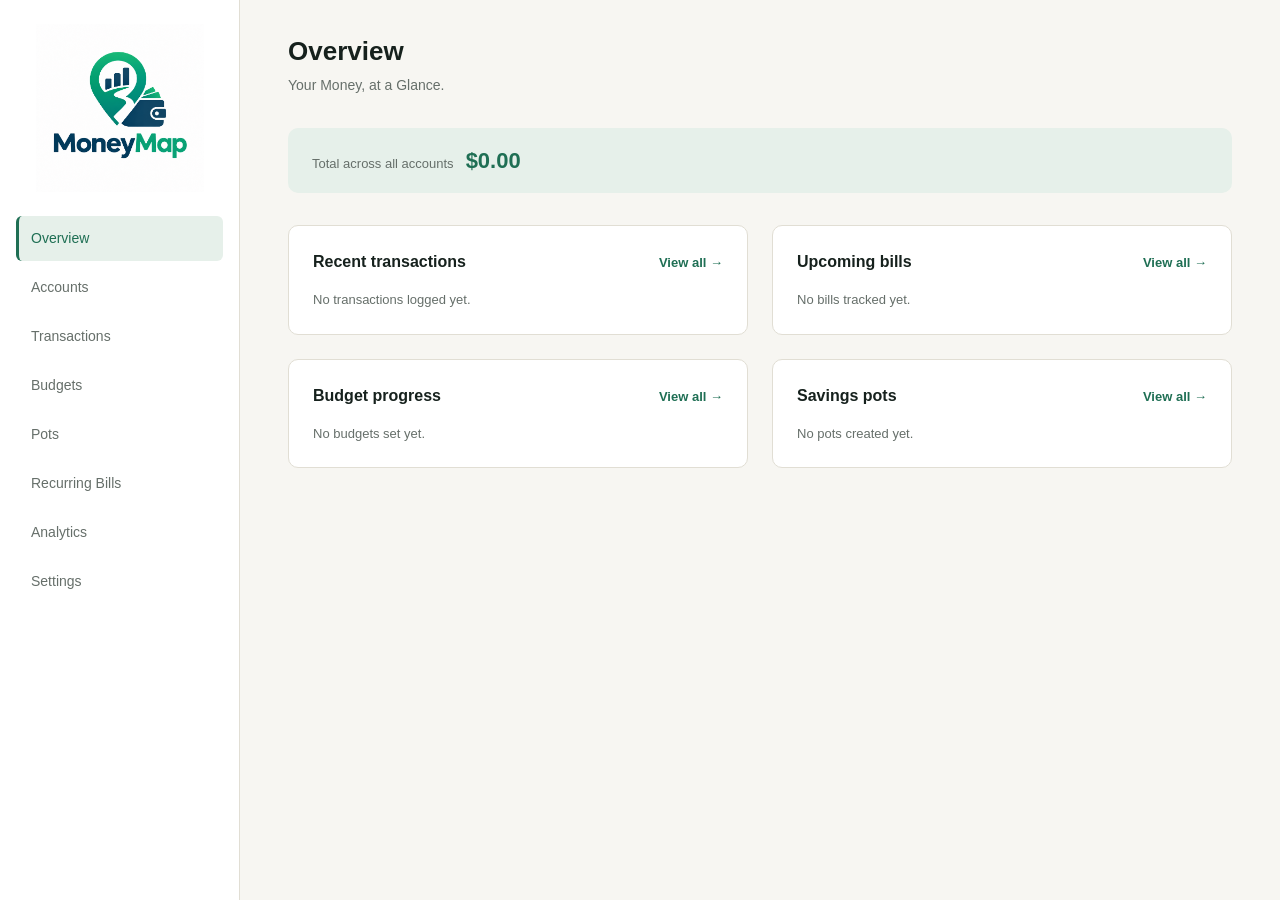
<file: index.html>
<!DOCTYPE html>
<html lang="en">
<head>
  <meta charset="UTF-8" />
  <meta http-equiv="refresh" content="0; url=overview.html" />
  <title>MoneyMap</title>
  <link rel="icon" href="assets/images/MoneyMap_logo.png" />
</head>
<body>
  <p>Redirecting to <a href="overview.html">MoneyMap</a>&hellip;</p>
</body>
</html>
</file>
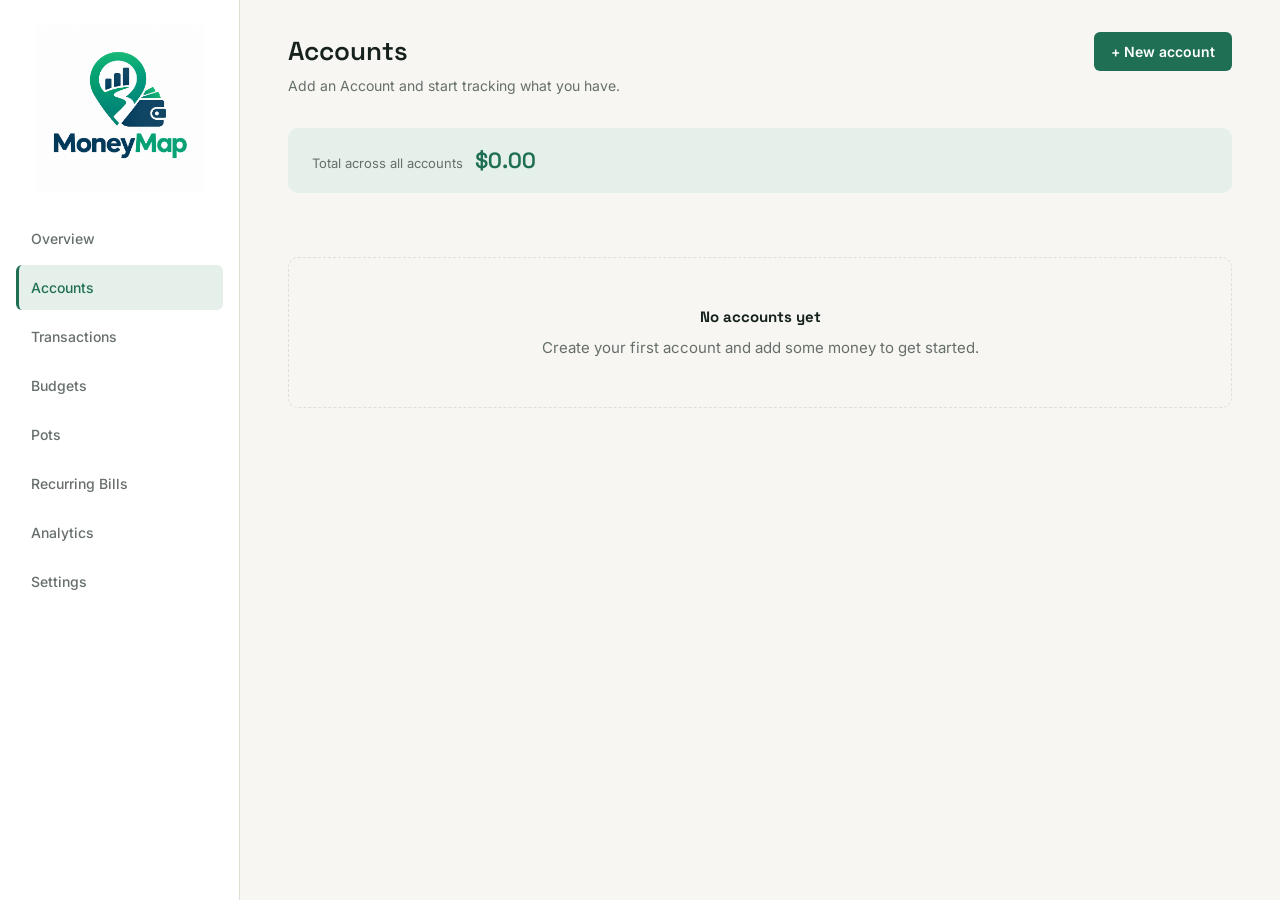
<file: accounts.html>
<!DOCTYPE html>
<html lang="en">
<head>
  <meta charset="UTF-8" />
  <meta name="viewport" content="width=device-width, initial-scale=1.0" />
  <title>Accounts — MoneyMap</title>
  <link rel="icon" href="assets/images/MoneyMap_logo.png" />
  <link rel="stylesheet" href="css/base.css" />
  <link rel="stylesheet" href="css/layout.css" />
  <link rel="stylesheet" href="css/components.css" />
  <link rel="stylesheet" href="css/pages/accounts.css" />
</head>
<body>
  <div class="app-shell">

    <nav class="sidebar">
      <div class="sidebar__brand"><img src="assets/images/MoneyMap_logo.png" alt="MoneyMap logo" /></div>
      <ul class="sidebar__nav">
        <li><a class="sidebar__link" href="overview.html">Overview</a></li>
        <li><a class="sidebar__link" href="accounts.html">Accounts</a></li>
        <li><a class="sidebar__link" href="transactions.html">Transactions</a></li>
        <li><a class="sidebar__link" href="budgets.html">Budgets</a></li>
        <li><a class="sidebar__link" href="pots.html">Pots</a></li>
        <li><a class="sidebar__link" href="bills.html">Recurring Bills</a></li>
        <li><a class="sidebar__link" href="analytics.html">Analytics</a></li>
        <li><a class="sidebar__link" href="settings.html">Settings</a></li>
      </ul>
    </nav>

    <main class="main">
      <div class="page-header">
        <div>
          <h1>Accounts</h1>
          <p class="page-header__sub">Add an Account and start tracking what you have.</p>
        </div>
        <button class="btn btn--primary" id="open-create-account">+ New account</button>
      </div>

      <div class="summary-strip">
        <span class="summary-strip__label">Total across all accounts</span>
        <span class="summary-strip__value num" id="total-balance">$0.00</span>
      </div>

      <div class="account-grid" id="account-grid">
        <!-- Account cards are rendered here by js/pages/accounts.js -->
      </div>

      <div class="empty-state" id="empty-state" hidden>
        <strong>No accounts yet</strong>
        Create your first account and add some money to get started.
      </div>
    </main>
  </div>

  <!-- Create account modal -->
  <div class="modal-overlay" id="create-modal" hidden>
    <div class="modal">
      <h2>New account</h2>
      <form id="create-account-form" novalidate>
        <div class="field" id="field-name">
          <label for="acc-name">Account name</label>
          <input type="text" id="acc-name" placeholder="e.g. Main Account" autocomplete="off" />
          <span class="field__error">Give this account a name.</span>
        </div>

        <div class="field" id="field-type">
          <label for="acc-type">Type</label>
          <select id="acc-type">
            <option value="bank">Bank</option>
            <option value="cash">Cash</option>
            <option value="savings">Savings</option>
            <option value="credit">Credit</option>
          </select>
        </div>

        <div class="field" id="field-balance">
          <label for="acc-balance">Starting balance</label>
          <div class="field__prefix-wrap">
            <span>$</span>
            <input type="number" id="acc-balance" placeholder="0.00" min="0" step="0.01" />
          </div>
          <span class="field__error">Enter an amount of 0 or more.</span>
        </div>

        <div class="modal__actions">
          <button type="button" class="btn btn--ghost" id="cancel-create">Cancel</button>
          <button type="submit" class="btn btn--primary">Create account</button>
        </div>
      </form>
    </div>
  </div>

  <!-- Add money modal -->
  <div class="modal-overlay" id="add-money-modal" hidden>
    <div class="modal">
      <h2>Add money to <span id="add-money-account-name"></span></h2>
      <form id="add-money-form" novalidate>
        <div class="field" id="field-amount">
          <label for="add-amount">Amount to add</label>
          <div class="field__prefix-wrap">
            <span>$</span>
            <input type="number" id="add-amount" placeholder="0.00" min="0.01" step="0.01" />
          </div>
          <span class="field__error">Enter an amount greater than 0.</span>
        </div>
        <div class="modal__actions">
          <button type="button" class="btn btn--ghost" id="cancel-add-money">Cancel</button>
          <button type="submit" class="btn btn--primary">Add money</button>
        </div>
      </form>
    </div>
  </div>

  <script src="js/data/storage.js"></script>
  <script src="js/data/accounts.js"></script>
  <script src="js/utils/formatCurrency.js"></script>
  <script src="js/utils/validators.js"></script>
  <script src="js/pages/accounts.js"></script>
  <script src="js/main.js"></script>
</body>
</html>
</file>
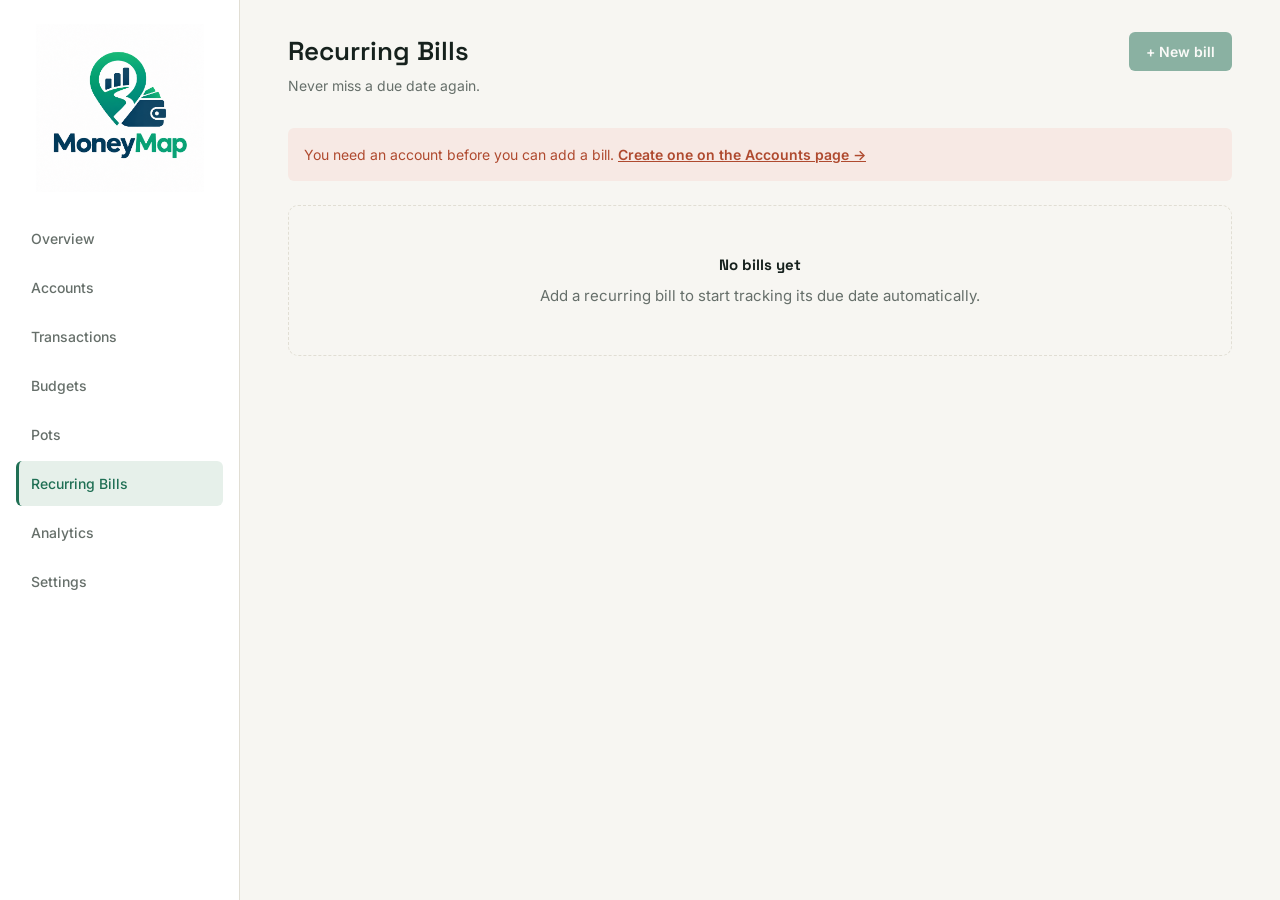
<file: bills.html>
<!DOCTYPE html>
<html lang="en">
<head>
  <meta charset="UTF-8" />
  <link rel="icon" href="assets/images/MoneyMap_logo.png" />
  <meta name="viewport" content="width=device-width, initial-scale=1.0" />
  <title>Recurring Bills — MoneyMap</title>
  <link rel="stylesheet" href="css/base.css" />
  <link rel="stylesheet" href="css/layout.css" />
  <link rel="stylesheet" href="css/components.css" />
  <link rel="stylesheet" href="css/pages/bills.css" />
</head>
<body>
  <div class="app-shell">

    <nav class="sidebar">
      <div class="sidebar__brand"><img src="assets/images/MoneyMap_logo.png" alt="MoneyMap logo" /></div>
      <ul class="sidebar__nav">
        <li><a class="sidebar__link" href="overview.html">Overview</a></li>
        <li><a class="sidebar__link" href="accounts.html">Accounts</a></li>
        <li><a class="sidebar__link" href="transactions.html">Transactions</a></li>
        <li><a class="sidebar__link" href="budgets.html">Budgets</a></li>
        <li><a class="sidebar__link" href="pots.html">Pots</a></li>
        <li><a class="sidebar__link" href="bills.html">Recurring Bills</a></li>
        <li><a class="sidebar__link" href="analytics.html">Analytics</a></li>
        <li><a class="sidebar__link" href="settings.html">Settings</a></li>
      </ul>
    </nav>

    <main class="main">
      <div class="page-header">
        <div>
          <h1>Recurring Bills</h1>
          <p class="page-header__sub">Never miss a due date again.</p>
        </div>
        <button class="btn btn--primary" id="open-create-bill">+ New bill</button>
      </div>

      <div class="no-accounts-notice" id="no-accounts-notice" hidden>
        You need an account before you can add a bill.
        <a href="accounts.html">Create one on the Accounts page →</a>
      </div>

      <div class="bill-list" id="bill-list"></div>

      <div class="empty-state" id="empty-state" hidden>
        <strong>No bills yet</strong>
        Add a recurring bill to start tracking its due date automatically.
      </div>
    </main>
  </div>

  <!-- Create / edit bill modal -->
  <div class="modal-overlay" id="bill-modal" hidden>
    <div class="modal">
      <h2 id="bill-modal-title">New bill</h2>
      <form id="bill-form" novalidate>
        <input type="hidden" id="bill-id" />

        <div class="field" id="field-bill-name">
          <label for="bill-name">Bill name</label>
          <input type="text" id="bill-name" placeholder="e.g. Rent" autocomplete="off" />
          <span class="field__error">Give this bill a name.</span>
        </div>

        <div class="field" id="field-bill-amount">
          <label for="bill-amount">Amount</label>
          <div class="field__prefix-wrap">
            <span>$</span>
            <input type="number" id="bill-amount" placeholder="0.00" min="0.01" step="0.01" />
          </div>
          <span class="field__error">Enter an amount greater than 0.</span>
        </div>

        <div class="field" id="field-bill-day">
          <label for="bill-day">Due day of month</label>
          <input type="number" id="bill-day" placeholder="e.g. 1" min="1" max="31" step="1" />
          <span class="field__error">Enter a day between 1 and 31.</span>
        </div>

        <div class="field" id="field-bill-category">
          <label for="bill-category">Category</label>
          <select id="bill-category"></select>
        </div>

        <div class="field" id="field-bill-account">
          <label for="bill-account">Paid from</label>
          <select id="bill-account"></select>
        </div>

        <div class="modal__actions">
          <button type="button" class="btn btn--ghost" id="cancel-bill">Cancel</button>
          <button type="submit" class="btn btn--primary" id="save-bill">Create bill</button>
        </div>
      </form>
    </div>
  </div>

  <script src="js/data/storage.js"></script>
  <script src="js/data/categories.js"></script>
  <script src="js/data/accounts.js"></script>
  <script src="js/data/transactions.js"></script>
  <script src="js/data/bills.js"></script>
  <script src="js/utils/formatCurrency.js"></script>
  <script src="js/utils/validators.js"></script>
  <script src="js/pages/bills.js"></script>
  <script src="js/main.js"></script>
</body>
</html>
</file>
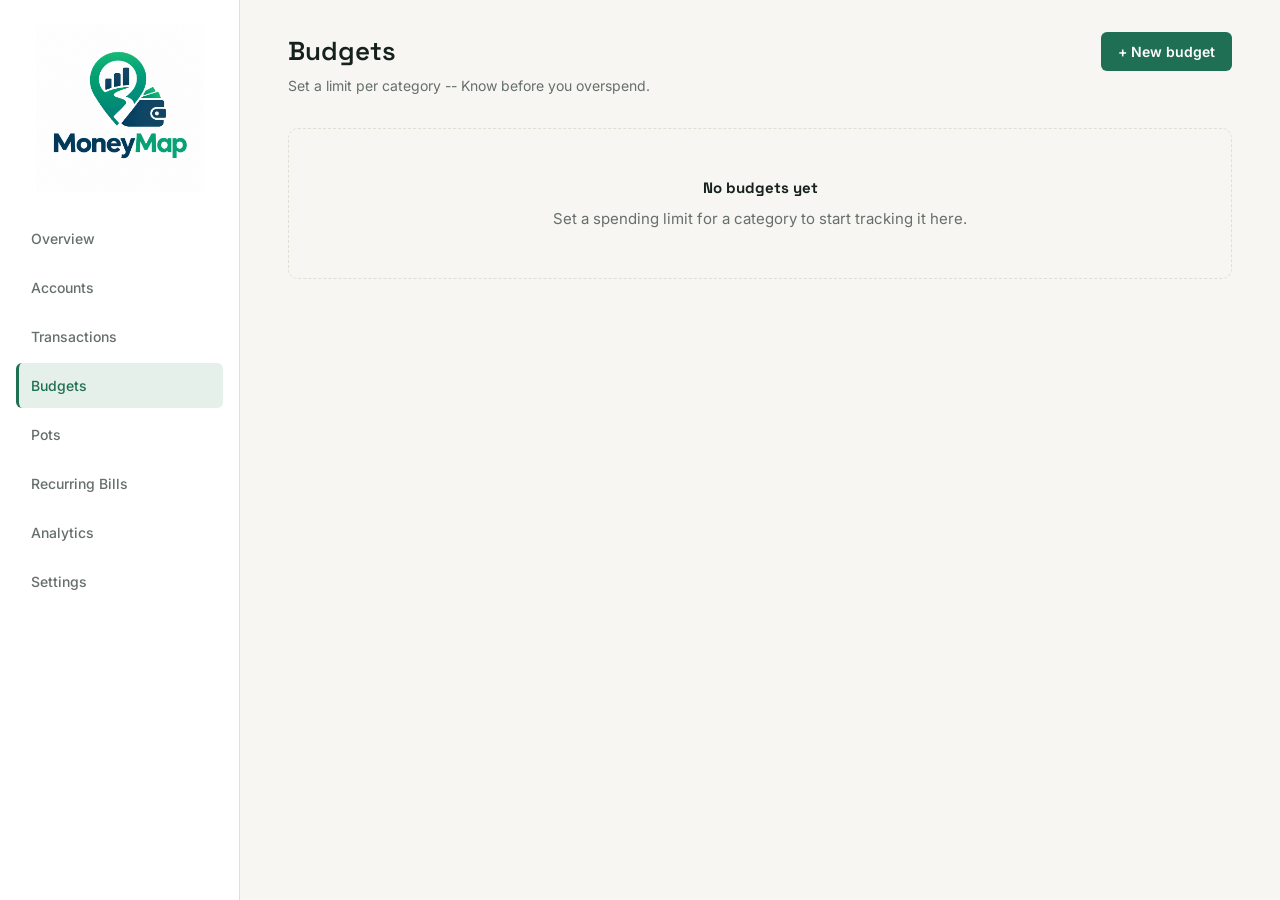
<file: budgets.html>
<!DOCTYPE html>
<html lang="en">
<head>
  <meta charset="UTF-8" />
  <link rel="icon" href="assets/images/MoneyMap_logo.png" />
  <meta name="viewport" content="width=device-width, initial-scale=1.0" />
  <title>Budgets — MoneyMap</title>
  <link rel="stylesheet" href="css/base.css" />
  <link rel="stylesheet" href="css/layout.css" />
  <link rel="stylesheet" href="css/components.css" />
  <link rel="stylesheet" href="css/pages/budgets.css" />
</head>
<body>
  <div class="app-shell">

    <nav class="sidebar">
      <div class="sidebar__brand"><img src="assets/images/MoneyMap_logo.png" alt="MoneyMap logo" /></div>
      <ul class="sidebar__nav">
        <li><a class="sidebar__link" href="overview.html">Overview</a></li>
        <li><a class="sidebar__link" href="accounts.html">Accounts</a></li>
        <li><a class="sidebar__link" href="transactions.html">Transactions</a></li>
        <li><a class="sidebar__link" href="budgets.html">Budgets</a></li>
        <li><a class="sidebar__link" href="pots.html">Pots</a></li>
        <li><a class="sidebar__link" href="bills.html">Recurring Bills</a></li>
        <li><a class="sidebar__link" href="analytics.html">Analytics</a></li>
        <li><a class="sidebar__link" href="settings.html">Settings</a></li>
      </ul>
    </nav>

    <main class="main">
      <div class="page-header">
        <div>
          <h1>Budgets</h1>
          <p class="page-header__sub">Set a limit per category -- Know before you overspend.</p>
        </div>
        <button class="btn btn--primary" id="open-create-budget">+ New budget</button>
      </div>

      <div class="budget-grid" id="budget-grid"></div>

      <div class="empty-state" id="empty-state" hidden>
        <strong>No budgets yet</strong>
        Set a spending limit for a category to start tracking it here.
      </div>
    </main>
  </div>

  <!-- Create / edit budget modal -->
  <div class="modal-overlay" id="budget-modal" hidden>
    <div class="modal">
      <h2 id="budget-modal-title">New budget</h2>
      <form id="budget-form" novalidate>
        <input type="hidden" id="budget-id" />

        <div class="field" id="field-budget-category">
          <label for="budget-category">Category</label>
          <select id="budget-category"></select>
        </div>

        <div class="field" id="field-budget-limit">
          <label for="budget-limit">Monthly limit</label>
          <div class="field__prefix-wrap">
            <span>$</span>
            <input type="number" id="budget-limit" placeholder="0.00" min="0.01" step="0.01" />
          </div>
          <span class="field__error">Enter an amount greater than 0.</span>
        </div>

        <div class="modal__actions">
          <button type="button" class="btn btn--ghost" id="cancel-budget">Cancel</button>
          <button type="submit" class="btn btn--primary" id="save-budget">Create budget</button>
        </div>
      </form>
    </div>
  </div>

  <script src="js/data/storage.js"></script>
  <script src="js/data/categories.js"></script>
  <script src="js/data/accounts.js"></script>
  <script src="js/data/transactions.js"></script>
  <script src="js/data/budgets.js"></script>
  <script src="js/utils/formatCurrency.js"></script>
  <script src="js/utils/validators.js"></script>
  <script src="js/pages/budgets.js"></script>
  <script src="js/main.js"></script>
</body>
</html>
</file>
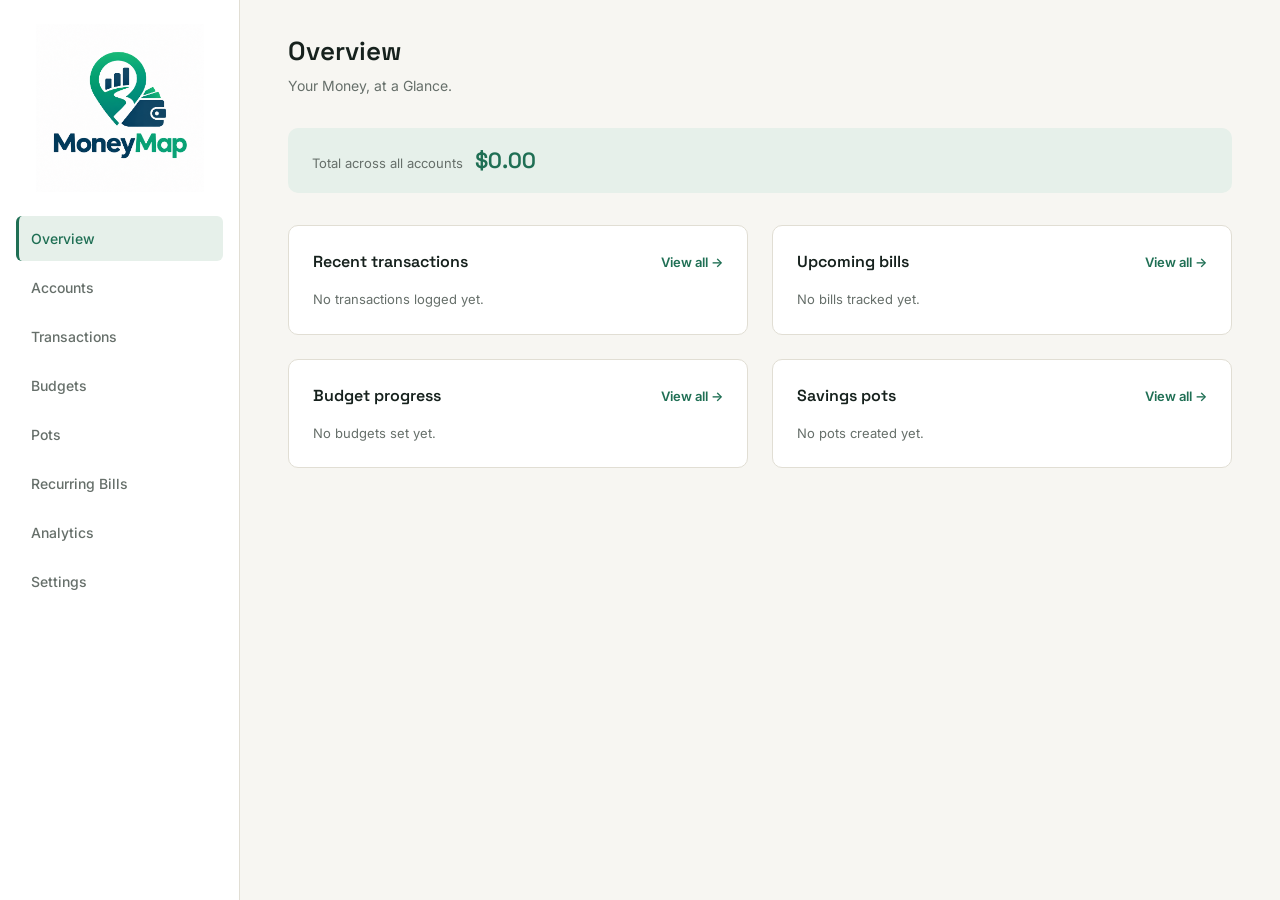
<file: overview.html>
<!DOCTYPE html>
<html lang="en">
<head>
  <meta charset="UTF-8" />
  <link rel="icon" href="assets/images/MoneyMap_logo.png" />
  <meta name="viewport" content="width=device-width, initial-scale=1.0" />
  <title>Overview — MoneyMap</title>
  <link rel="stylesheet" href="css/base.css" />
  <link rel="stylesheet" href="css/layout.css" />
  <link rel="stylesheet" href="css/components.css" />
  <link rel="stylesheet" href="css/pages/overview.css" />
</head>
<body>
  <div class="app-shell">

    <nav class="sidebar">
      <div class="sidebar__brand"><img src="assets/images/MoneyMap_logo.png" alt="MoneyMap logo" /></div>
      <ul class="sidebar__nav">
        <li><a class="sidebar__link" href="overview.html">Overview</a></li>
        <li><a class="sidebar__link" href="accounts.html">Accounts</a></li>
        <li><a class="sidebar__link" href="transactions.html">Transactions</a></li>
        <li><a class="sidebar__link" href="budgets.html">Budgets</a></li>
        <li><a class="sidebar__link" href="pots.html">Pots</a></li>
        <li><a class="sidebar__link" href="bills.html">Recurring Bills</a></li>
        <li><a class="sidebar__link" href="analytics.html">Analytics</a></li>
        <li><a class="sidebar__link" href="settings.html">Settings</a></li>
      </ul>
    </nav>

    <main class="main">
      <div class="page-header">
        <div>
          <h1>Overview</h1>
          <p class="page-header__sub">Your Money, at a Glance.</p>
        </div>
      </div>

      <div class="summary-strip">
        <span class="summary-strip__label">Total across all accounts</span>
        <span class="summary-strip__value num" id="total-balance">$0.00</span>
      </div>

      <div class="overview-grid">

        <section class="panel overview-panel">
          <div class="overview-panel__head">
            <h2>Recent transactions</h2>
            <a href="transactions.html">View all →</a>
          </div>
          <ul class="mini-list" id="recent-transactions"></ul>
          <p class="overview-panel__empty" id="txn-empty" hidden>No transactions logged yet.</p>
        </section>

        <section class="panel overview-panel">
          <div class="overview-panel__head">
            <h2>Upcoming bills</h2>
            <a href="bills.html">View all →</a>
          </div>
          <ul class="mini-list" id="upcoming-bills"></ul>
          <p class="overview-panel__empty" id="bills-empty" hidden>No bills tracked yet.</p>
        </section>

        <section class="panel overview-panel">
          <div class="overview-panel__head">
            <h2>Budget progress</h2>
            <a href="budgets.html">View all →</a>
          </div>
          <div class="mini-progress-list" id="budget-progress"></div>
          <p class="overview-panel__empty" id="budgets-empty" hidden>No budgets set yet.</p>
        </section>

        <section class="panel overview-panel">
          <div class="overview-panel__head">
            <h2>Savings pots</h2>
            <a href="pots.html">View all →</a>
          </div>
          <div class="mini-progress-list" id="pots-progress"></div>
          <p class="overview-panel__empty" id="pots-empty" hidden>No pots created yet.</p>
        </section>

      </div>
    </main>
  </div>

  <script src="js/data/storage.js"></script>
  <script src="js/data/categories.js"></script>
  <script src="js/data/accounts.js"></script>
  <script src="js/data/transactions.js"></script>
  <script src="js/data/budgets.js"></script>
  <script src="js/data/pots.js"></script>
  <script src="js/data/bills.js"></script>
  <script src="js/utils/formatCurrency.js"></script>
  <script src="js/pages/overview.js"></script>
  <script src="js/main.js"></script>
</body>
</html>
</file>
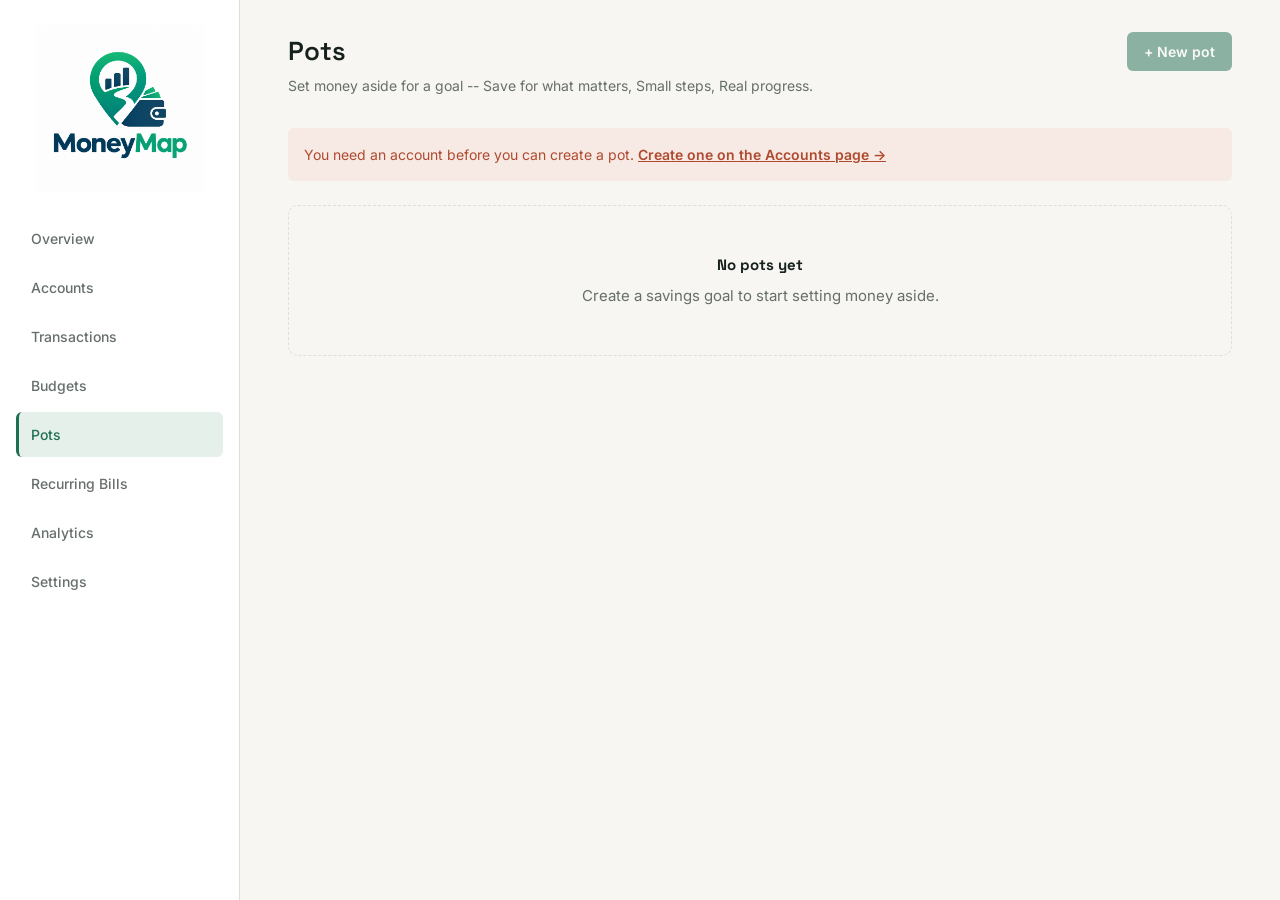
<file: pots.html>
<!DOCTYPE html>
<html lang="en">
<head>
  <meta charset="UTF-8" />
  <link rel="icon" href="assets/images/MoneyMap_logo.png" />
  <meta name="viewport" content="width=device-width, initial-scale=1.0" />
  <title>Pots — MoneyMap</title>
  <link rel="stylesheet" href="css/base.css" />
  <link rel="stylesheet" href="css/layout.css" />
  <link rel="stylesheet" href="css/components.css" />
  <link rel="stylesheet" href="css/pages/pots.css" />
</head>
<body>
  <div class="app-shell">

    <nav class="sidebar">
      <div class="sidebar__brand"><img src="assets/images/MoneyMap_logo.png" alt="MoneyMap logo" /></div>
      <ul class="sidebar__nav">
        <li><a class="sidebar__link" href="overview.html">Overview</a></li>
        <li><a class="sidebar__link" href="accounts.html">Accounts</a></li>
        <li><a class="sidebar__link" href="transactions.html">Transactions</a></li>
        <li><a class="sidebar__link" href="budgets.html">Budgets</a></li>
        <li><a class="sidebar__link" href="pots.html">Pots</a></li>
        <li><a class="sidebar__link" href="bills.html">Recurring Bills</a></li>
        <li><a class="sidebar__link" href="analytics.html">Analytics</a></li>
        <li><a class="sidebar__link" href="settings.html">Settings</a></li>
      </ul>
    </nav>

    <main class="main">
      <div class="page-header">
        <div>
          <h1>Pots</h1>
          <p class="page-header__sub">Set money aside for a goal -- Save for what matters, Small steps, Real progress.</p>
        </div>
        <button class="btn btn--primary" id="open-create-pot">+ New pot</button>
      </div>

      <div class="no-accounts-notice" id="no-accounts-notice" hidden>
        You need an account before you can create a pot.
        <a href="accounts.html">Create one on the Accounts page →</a>
      </div>

      <div class="pot-grid" id="pot-grid"></div>

      <div class="empty-state" id="empty-state" hidden>
        <strong>No pots yet</strong>
        Create a savings goal to start setting money aside.
      </div>
    </main>
  </div>

  <!-- Create pot modal -->
  <div class="modal-overlay" id="create-pot-modal" hidden>
    <div class="modal">
      <h2>New pot</h2>
      <form id="create-pot-form" novalidate>
        <div class="field" id="field-pot-name">
          <label for="pot-name">Goal name</label>
          <input type="text" id="pot-name" placeholder="e.g. Vacation" autocomplete="off" />
          <span class="field__error">Give this pot a name.</span>
        </div>

        <div class="field" id="field-pot-goal">
          <label for="pot-goal">Target amount</label>
          <div class="field__prefix-wrap">
            <span>$</span>
            <input type="number" id="pot-goal" placeholder="0.00" min="0.01" step="0.01" />
          </div>
          <span class="field__error">Enter an amount greater than 0.</span>
        </div>

        <div class="field" id="field-pot-account">
          <label for="pot-account">Money comes from</label>
          <select id="pot-account"></select>
        </div>

        <div class="modal__actions">
          <button type="button" class="btn btn--ghost" id="cancel-create-pot">Cancel</button>
          <button type="submit" class="btn btn--primary">Create pot</button>
        </div>
      </form>
    </div>
  </div>

  <!-- Add / withdraw money modal -->
  <div class="modal-overlay" id="pot-funds-modal" hidden>
    <div class="modal">
      <h2 id="pot-funds-title">Add money</h2>
      <form id="pot-funds-form" novalidate>
        <div class="field" id="field-pot-funds-amount">
          <label for="pot-funds-amount">Amount</label>
          <div class="field__prefix-wrap">
            <span>$</span>
            <input type="number" id="pot-funds-amount" placeholder="0.00" min="0.01" step="0.01" />
          </div>
          <span class="field__error">Enter a valid amount.</span>
        </div>
        <div class="modal__actions">
          <button type="button" class="btn btn--ghost" id="cancel-pot-funds">Cancel</button>
          <button type="submit" class="btn btn--primary" id="save-pot-funds">Add</button>
        </div>
      </form>
    </div>
  </div>

  <!-- Spend from pot modal -->
  <div class="modal-overlay" id="spend-pot-modal" hidden>
    <div class="modal">
      <h2>Spend from <span id="spend-pot-name"></span></h2>
      <form id="spend-pot-form" novalidate>
        <div class="field" id="field-spend-name">
          <label for="spend-name">What was it for?</label>
          <input type="text" id="spend-name" placeholder="e.g. Ice cream" autocomplete="off" />
          <span class="field__error">Give this a name.</span>
        </div>

        <div class="field" id="field-spend-category">
          <label for="spend-category">Category</label>
          <select id="spend-category"></select>
        </div>

        <div class="field" id="field-spend-amount">
          <label for="spend-amount">Amount</label>
          <div class="field__prefix-wrap">
            <span>$</span>
            <input type="number" id="spend-amount" placeholder="0.00" min="0.01" step="0.01" />
          </div>
          <span class="field__error">Enter a valid amount.</span>
        </div>

        <p class="pot-spend-balance" id="spend-available"></p>

        <div class="modal__actions">
          <button type="button" class="btn btn--ghost" id="cancel-spend-pot">Cancel</button>
          <button type="submit" class="btn btn--primary">Spend</button>
        </div>
      </form>
    </div>
  </div>

  <script src="js/data/storage.js"></script>
  <script src="js/data/categories.js"></script>
  <script src="js/data/accounts.js"></script>
  <script src="js/data/pots.js"></script>
  <script src="js/utils/formatCurrency.js"></script>
  <script src="js/utils/validators.js"></script>
  <script src="js/pages/pots.js"></script>
  <script src="js/main.js"></script>
</body>
</html>
</file>
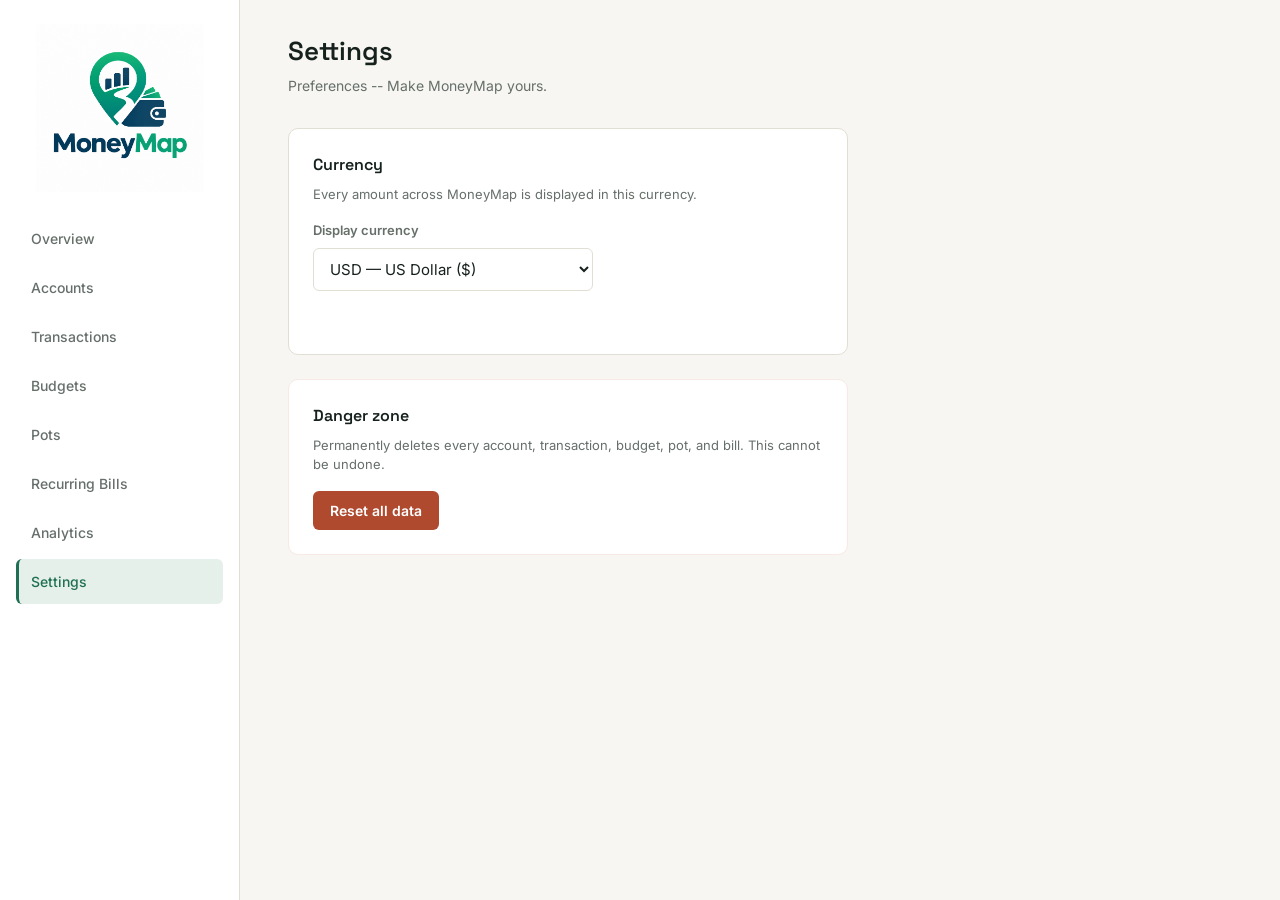
<file: settings.html>
<!DOCTYPE html>
<html lang="en">
<head>
  <meta charset="UTF-8" />
  <link rel="icon" href="assets/images/MoneyMap_logo.png" />
  <meta name="viewport" content="width=device-width, initial-scale=1.0" />
  <title>Settings — MoneyMap</title>
  <link rel="stylesheet" href="css/base.css" />
  <link rel="stylesheet" href="css/layout.css" />
  <link rel="stylesheet" href="css/components.css" />
  <link rel="stylesheet" href="css/pages/settings.css" />
</head>
<body>
  <div class="app-shell">

    <nav class="sidebar">
      <div class="sidebar__brand"><img src="assets/images/MoneyMap_logo.png" alt="MoneyMap logo" /></div>
      <ul class="sidebar__nav">
        <li><a class="sidebar__link" href="overview.html">Overview</a></li>
        <li><a class="sidebar__link" href="accounts.html">Accounts</a></li>
        <li><a class="sidebar__link" href="transactions.html">Transactions</a></li>
        <li><a class="sidebar__link" href="budgets.html">Budgets</a></li>
        <li><a class="sidebar__link" href="pots.html">Pots</a></li>
        <li><a class="sidebar__link" href="bills.html">Recurring Bills</a></li>
        <li><a class="sidebar__link" href="analytics.html">Analytics</a></li>
        <li><a class="sidebar__link" href="settings.html">Settings</a></li>
      </ul>
    </nav>

    <main class="main">
      <div class="page-header">
        <div>
          <h1>Settings</h1>
          <p class="page-header__sub">Preferences -- Make MoneyMap yours.</p>
        </div>
      </div>

      <section class="panel settings-panel">
        <h2>Currency</h2>
        <p class="settings-panel__desc">Every amount across MoneyMap is displayed in this currency.</p>
        <div class="field" style="max-width:280px;">
          <label for="currency-select">Display currency</label>
          <select id="currency-select">
            <option value="USD">USD — US Dollar ($)</option>
            <option value="EUR">EUR — Euro (€)</option>
            <option value="GBP">GBP — British Pound (£)</option>
            <option value="PKR">PKR — Pakistani Rupee (₨)</option>
            <option value="INR">INR — Indian Rupee (₹)</option>
            <option value="AED">AED — UAE Dirham</option>
            <option value="AUD">AUD — Australian Dollar</option>
            <option value="CAD">CAD — Canadian Dollar</option>
          </select>
        </div>
        <span class="save-indicator" id="save-indicator">Saved ✓</span>
      </section>

      <section class="panel settings-panel settings-panel--danger">
        <h2>Danger zone</h2>
        <p class="settings-panel__desc">Permanently deletes every account, transaction, budget, pot, and bill. This cannot be undone.</p>
        <button class="btn btn--danger" id="open-reset">Reset all data</button>
      </section>
    </main>
  </div>

  <!-- Reset confirmation modal -->
  <div class="modal-overlay" id="reset-modal" hidden>
    <div class="modal">
      <h2>Reset all data?</h2>
      <p class="settings-panel__desc" style="margin-bottom:var(--space-4);">
        This permanently deletes everything in MoneyMap. Type <strong>RESET</strong> below to confirm.
      </p>
      <div class="field" id="field-reset-confirm">
        <input type="text" id="reset-confirm-input" placeholder="Type RESET" autocomplete="off" />
        <span class="field__error">Type RESET exactly to confirm.</span>
      </div>
      <div class="modal__actions">
        <button type="button" class="btn btn--ghost" id="cancel-reset">Cancel</button>
        <button type="button" class="btn btn--danger" id="confirm-reset">Delete everything</button>
      </div>
    </div>
  </div>

  <script src="js/data/storage.js"></script>
  <script src="js/utils/validators.js"></script>
  <script src="js/pages/settings.js"></script>
  <script src="js/main.js"></script>
</body>
</html>
</file>
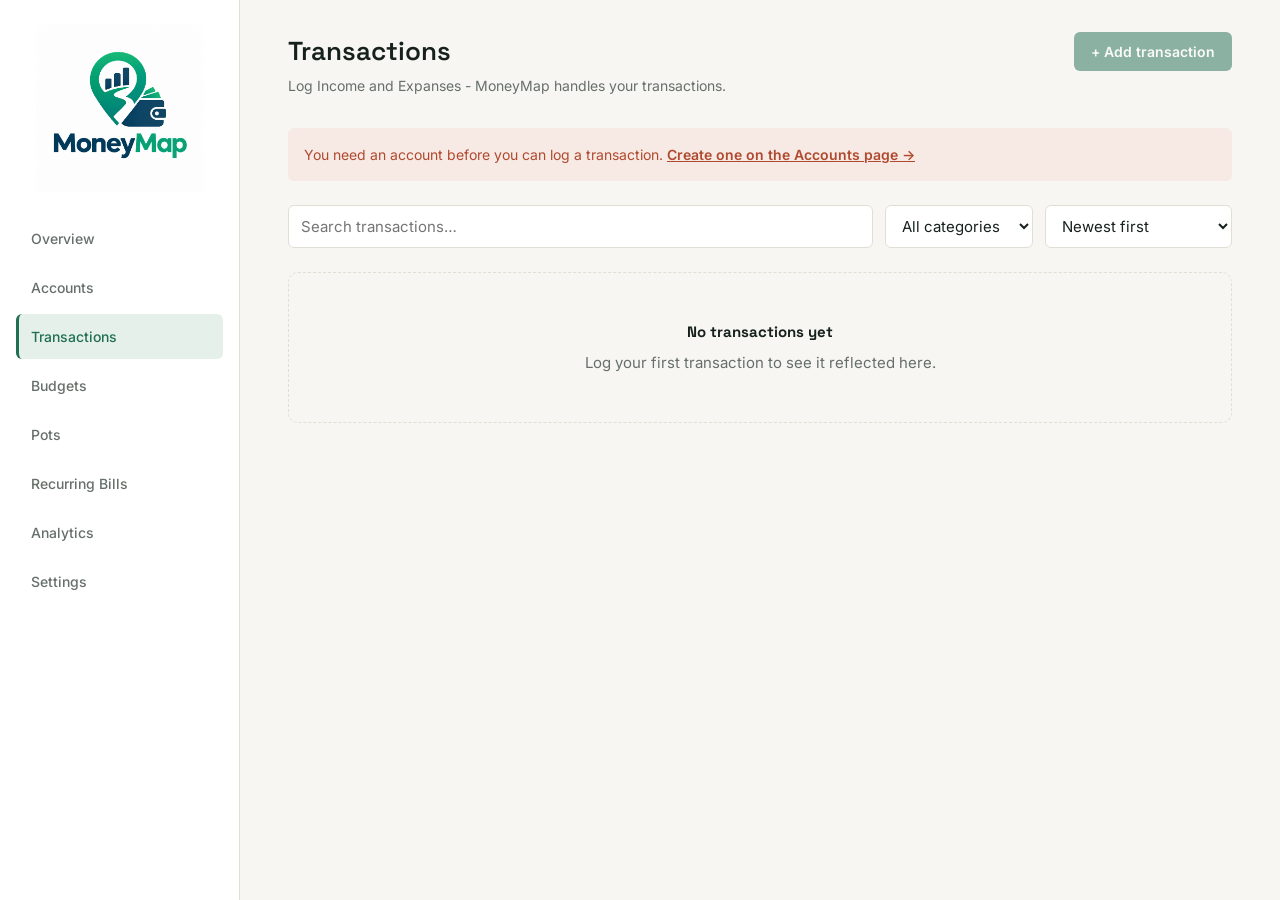
<file: transactions.html>
<!DOCTYPE html>
<html lang="en">
<head>
  <meta charset="UTF-8" />
  <link rel="icon" href="assets/images/MoneyMap_logo.png" />
  <meta name="viewport" content="width=device-width, initial-scale=1.0" />
  <title>Transactions — MoneyMap</title>
  <link rel="stylesheet" href="css/base.css" />
  <link rel="stylesheet" href="css/layout.css" />
  <link rel="stylesheet" href="css/components.css" />
  <link rel="stylesheet" href="css/pages/transactions.css" />
</head>
<body>
  <div class="app-shell">

    <nav class="sidebar">
      <div class="sidebar__brand"><img src="assets/images/MoneyMap_logo.png" alt="MoneyMap logo" /></div>
      <ul class="sidebar__nav">
        <li><a class="sidebar__link" href="overview.html">Overview</a></li>
        <li><a class="sidebar__link" href="accounts.html">Accounts</a></li>
        <li><a class="sidebar__link" href="transactions.html">Transactions</a></li>
        <li><a class="sidebar__link" href="budgets.html">Budgets</a></li>
        <li><a class="sidebar__link" href="pots.html">Pots</a></li>
        <li><a class="sidebar__link" href="bills.html">Recurring Bills</a></li>
        <li><a class="sidebar__link" href="analytics.html">Analytics</a></li>
        <li><a class="sidebar__link" href="settings.html">Settings</a></li>
      </ul>
    </nav>

    <main class="main">
      <div class="page-header">
        <div>
          <h1>Transactions</h1>
          <p class="page-header__sub">Log Income and Expanses - MoneyMap handles your transactions.</p>
        </div>
        <button class="btn btn--primary" id="open-add-transaction">+ Add transaction</button>
      </div>

      <div class="no-accounts-notice" id="no-accounts-notice" hidden>
        You need an account before you can log a transaction.
        <a href="accounts.html">Create one on the Accounts page →</a>
      </div>

      <div class="toolbar">
        <input type="text" id="search-input" class="toolbar__search" placeholder="Search transactions…" />
        <select id="category-filter" class="toolbar__select">
          <option value="all">All categories</option>
        </select>
        <select id="sort-select" class="toolbar__select">
          <option value="date-desc">Newest first</option>
          <option value="date-asc">Oldest first</option>
          <option value="amount-desc">Amount: high to low</option>
          <option value="amount-asc">Amount: low to high</option>
          <option value="name-asc">Name: A–Z</option>
        </select>
      </div>

      <div class="table-wrap">
        <table class="txn-table">
          <thead>
            <tr>
              <th>Date</th>
              <th>Name</th>
              <th>Category</th>
              <th>Account</th>
              <th class="txn-table__amount-col">Amount</th>
              <th class="txn-table__actions-col"></th>
            </tr>
          </thead>
          <tbody id="txn-table-body">
            <!-- Rows rendered by js/pages/transactions.js -->
          </tbody>
        </table>
      </div>

      <div class="empty-state" id="empty-state" hidden>
        <strong>No transactions yet</strong>
        Log your first transaction to see it reflected here.
      </div>
    </main>
  </div>

  <!-- Add / edit transaction modal -->
  <div class="modal-overlay" id="txn-modal" hidden>
    <div class="modal">
      <h2 id="txn-modal-title">Add transaction</h2>
      <form id="txn-form" novalidate>
        <input type="hidden" id="txn-id" />

        <div class="type-toggle" role="radiogroup" aria-label="Transaction type">
          <button type="button" class="type-toggle__option is-active" data-type="expense">Expense</button>
          <button type="button" class="type-toggle__option" data-type="income">Income</button>
        </div>

        <div class="field" id="field-txn-name">
          <label for="txn-name">Name</label>
          <input type="text" id="txn-name" placeholder="e.g. Groceries" autocomplete="off" />
          <span class="field__error">Give this transaction a name.</span>
        </div>

        <div class="field" id="field-txn-amount">
          <label for="txn-amount">Amount</label>
          <div class="field__prefix-wrap">
            <span>$</span>
            <input type="number" id="txn-amount" placeholder="0.00" min="0.01" step="0.01" />
          </div>
          <span class="field__error">Enter an amount greater than 0.</span>
        </div>

        <div class="field" id="field-txn-category">
          <label for="txn-category">Category</label>
          <select id="txn-category"></select>
        </div>

        <div class="field" id="field-txn-account">
          <label for="txn-account">Account</label>
          <select id="txn-account"></select>
          <span class="field__error">Create an account first.</span>
        </div>

        <div class="field" id="field-txn-date">
          <label for="txn-date">Date</label>
          <input type="date" id="txn-date" />
        </div>

        <div class="budget-warning" id="budget-warning" hidden></div>

        <div class="modal__actions">
          <button type="button" class="btn btn--ghost" id="cancel-txn">Cancel</button>
          <button type="submit" class="btn btn--primary" id="save-txn">Add transaction</button>
        </div>
      </form>
    </div>
  </div>

  <script src="js/data/storage.js"></script>
  <script src="js/data/categories.js"></script>
  <script src="js/data/accounts.js"></script>
  <script src="js/data/transactions.js"></script>
  <script src="js/data/budgets.js"></script>
  <script src="js/utils/formatCurrency.js"></script>
  <script src="js/utils/validators.js"></script>
  <script src="js/pages/transactions.js"></script>
  <script src="js/main.js"></script>
</body>
</html>
</file>
<file: css/base.css>
/* ==========================================================================
   MoneyMap — base.css
   Reset, typography, and color tokens
   ========================================================================== */

@import url('https://fonts.googleapis.com/css2?family=Space+Grotesk:wght@500;600;700&family=Inter:wght@400;500;600&display=swap');

:root {
  /* Color tokens — light mode (default) */
  --bg: #f7f6f2;
  --surface: #ffffff;
  --surface-sunken: #f0efe9;
  --border: #e1ded4;
  --ink: #16211d;
  --ink-muted: #666f6a;
  --accent: #1f6f54;
  --accent-soft: #e6f0ea;
  --accent-ink: #ffffff;
  --negative: #af4a2f;
  --negative-soft: #f7e9e4;
  --focus-ring: #1f6f54;

  /* Type */
  --font-display: 'Space Grotesk', 'Segoe UI', sans-serif;
  --font-body: 'Inter', 'Segoe UI', sans-serif;

  /* Spacing scale */
  --space-1: 4px;
  --space-2: 8px;
  --space-3: 12px;
  --space-4: 16px;
  --space-5: 24px;
  --space-6: 32px;
  --space-7: 48px;

  --radius: 10px;
  --radius-sm: 6px;
}

* {
  box-sizing: border-box;
}

html, body {
  height: 100%;
}

body {
  margin: 0;
  background: var(--bg);
  color: var(--ink);
  font-family: var(--font-body);
  font-size: 15px;
  line-height: 1.5;
  -webkit-font-smoothing: antialiased;
}

h1, h2, h3, h4 {
  font-family: var(--font-display);
  font-weight: 600;
  margin: 0;
  color: var(--ink);
}

p {
  margin: 0;
}

a {
  color: inherit;
  text-decoration: none;
}

ul {
  margin: 0;
  padding: 0;
  list-style: none;
}

button, input, select {
  font-family: inherit;
  font-size: inherit;
  color: inherit;
}

button {
  cursor: pointer;
}

:focus-visible {
  outline: 2px solid var(--focus-ring);
  outline-offset: 2px;
}

.num {
  font-family: var(--font-display);
  font-variant-numeric: tabular-nums;
}

@media (prefers-reduced-motion: reduce) {
  *, *::before, *::after {
    animation-duration: 0.01ms !important;
    transition-duration: 0.01ms !important;
  }
}
</file>
<file: css/layout.css>
/* ==========================================================================
   MoneyMap — layout.css
   Sidebar nav + page shell
   ========================================================================== */

.app-shell {
  display: grid;
  grid-template-columns: 240px 1fr;
  min-height: 100vh;
}

/* ---- Sidebar ---- */
.sidebar {
  background: var(--surface);
  border-right: 1px solid var(--border);
  padding: var(--space-5) var(--space-4);
  display: flex;
  flex-direction: column;
}

.sidebar__brand {
  margin-bottom: var(--space-5);
  padding: 0 var(--space-2);
}

.sidebar__brand img {
  display: block;
  width: 100%;
  max-width: 168px;
  height: auto;
  margin: 0 auto;
}

.sidebar__nav {
  display: flex;
  flex-direction: column;
  gap: var(--space-1);
  flex: 1;
}

.sidebar__link {
  display: flex;
  align-items: center;
  gap: var(--space-3);
  padding: var(--space-3) var(--space-3);
  border-radius: var(--radius-sm);
  color: var(--ink-muted);
  font-weight: 500;
  font-size: 14px;
  border-left: 3px solid transparent;
}

.sidebar__link:hover {
  background: var(--surface-sunken);
  color: var(--ink);
}

.sidebar__link.is-active {
  background: var(--accent-soft);
  color: var(--accent);
  border-left-color: var(--accent);
}

.sidebar__icon {
  width: 18px;
  height: 18px;
  flex-shrink: 0;
}

.sidebar__footer {
  border-top: 1px solid var(--border);
  padding-top: var(--space-4);
  font-size: 12px;
  color: var(--ink-muted);
}

/* ---- Main content ---- */
.main {
  padding: var(--space-6) var(--space-7);
  max-width: 1100px;
}

.page-header {
  display: flex;
  flex-wrap: wrap;
  align-items: flex-start;
  justify-content: space-between;
  margin-bottom: var(--space-6);
  gap: var(--space-4);
}

.page-header h1 {
  font-size: 26px;
}

.page-header__sub {
  color: var(--ink-muted);
  font-size: 14px;
  margin-top: var(--space-1);
}

/* ---- Placeholder page (used by not-yet-built modules) ---- */
.placeholder {
  border: 1px dashed var(--border);
  border-radius: var(--radius);
  padding: var(--space-7);
  color: var(--ink-muted);
  font-size: 14px;
  max-width: 480px;
}

.placeholder strong {
  display: block;
  color: var(--ink);
  font-family: var(--font-display);
  font-size: 16px;
  margin-bottom: var(--space-2);
}

/* ==========================================================================
   Responsive breakpoints
   860px  — sidebar collapses to a top bar (tablet / small laptop)
   480px  — tighter spacing + single-column layouts (phones)
   ========================================================================== */

@media (max-width: 860px) {
  .app-shell {
    grid-template-columns: 1fr;
  }

  .sidebar {
    position: sticky;
    top: 0;
    z-index: 10;
    flex-direction: column;
    align-items: center;
    padding: var(--space-3) var(--space-4);
  }

  .sidebar__brand {
    margin: 0 0 var(--space-3);
  }

  .sidebar__brand img {
    max-width: 84px;
    margin: 0 auto;
  }

  .sidebar__nav {
    flex-direction: row;
    flex-wrap: wrap;
    justify-content: center;
    gap: var(--space-2);
  }

  .sidebar__link {
    padding: var(--space-2) var(--space-3);
    border-left: none;
    border-bottom: 3px solid transparent;
    font-size: 13px;
  }

  .sidebar__link.is-active {
    border-left-color: transparent;
    border-bottom-color: var(--accent);
  }

  .sidebar__footer {
    display: none;
  }

  .main {
    padding: var(--space-5);
  }

  .page-header h1 {
    font-size: 22px;
  }
}

@media (max-width: 480px) {
  .main {
    padding: var(--space-4);
  }

  .sidebar__brand img {
    max-width: 68px;
  }

  .sidebar__nav {
    gap: var(--space-1);
  }

  .sidebar__link {
    padding: 6px 10px;
    font-size: 12px;
  }

  .page-header {
    flex-direction: column;
    align-items: stretch;
    gap: var(--space-3);
  }

  .page-header .btn {
    width: 100%;
    justify-content: center;
  }

  .placeholder {
    padding: var(--space-5);
    max-width: none;
  }
}
</file>
<file: css/components.css>
/* ==========================================================================
   MoneyMap — components.css
   Reusable UI primitives
   ========================================================================== */

/* ---- Buttons ---- */
.btn {
  display: inline-flex;
  align-items: center;
  gap: var(--space-2);
  padding: 10px var(--space-4);
  border-radius: var(--radius-sm);
  border: 1px solid transparent;
  font-weight: 600;
  font-size: 14px;
  transition: background 0.15s ease, border-color 0.15s ease;
}

.btn--primary {
  background: var(--accent);
  color: var(--accent-ink);
}

.btn--primary:hover {
  background: color-mix(in srgb, var(--accent) 88%, black);
}

.btn--ghost {
  background: transparent;
  border-color: var(--border);
  color: var(--ink);
}

.btn--ghost:hover {
  background: var(--surface-sunken);
}

.btn--danger-text {
  background: transparent;
  color: var(--negative);
  padding: 4px 8px;
  font-size: 13px;
}

.btn--danger-text:hover {
  background: var(--negative-soft);
}

.btn--danger {
  background: var(--negative);
  color: #ffffff;
}

.btn--danger:hover {
  background: color-mix(in srgb, var(--negative) 85%, black);
}

/* ---- Form fields ---- */
.field {
  display: flex;
  flex-direction: column;
  gap: var(--space-2);
  margin-bottom: var(--space-4);
}

.field label {
  font-size: 13px;
  font-weight: 600;
  color: var(--ink-muted);
}

.field input,
.field select {
  padding: 10px 12px;
  border-radius: var(--radius-sm);
  border: 1px solid var(--border);
  background: var(--surface);
  color: var(--ink);
}

.field input:focus,
.field select:focus {
  border-color: var(--accent);
}

.field__error {
  font-size: 12px;
  color: var(--negative);
  display: none;
}

.field.has-error input {
  border-color: var(--negative);
}

.field.has-error .field__error {
  display: block;
}

.field__prefix-wrap {
  position: relative;
  display: flex;
  align-items: center;
}

.field__prefix-wrap span {
  position: absolute;
  left: 12px;
  color: var(--ink-muted);
  font-family: var(--font-display);
}

.field__prefix-wrap input {
  padding-left: 26px;
  width: 100%;
}

/* ---- Card / panel ---- */
.panel {
  background: var(--surface);
  border: 1px solid var(--border);
  border-radius: var(--radius);
  padding: var(--space-5);
}

/* ---- Account card ---- */
.account-grid {
  display: grid;
  grid-template-columns: repeat(auto-fill, minmax(230px, 1fr));
  gap: var(--space-4);
  margin-bottom: var(--space-6);
}

.account-card {
  background: var(--surface);
  border: 1px solid var(--border);
  border-left: 3px solid var(--accent-card, var(--accent));
  border-radius: var(--radius);
  padding: var(--space-5);
  display: flex;
  flex-direction: column;
  gap: var(--space-3);
}

.account-card__top {
  display: flex;
  align-items: flex-start;
  justify-content: space-between;
}

.account-card__name {
  font-weight: 600;
  font-size: 15px;
}

.account-card__type {
  color: var(--ink-muted);
  font-size: 12px;
  text-transform: capitalize;
}

.account-card__balance {
  font-family: var(--font-display);
  font-size: 28px;
  font-weight: 600;
}

.account-card__actions {
  display: flex;
  gap: var(--space-2);
  margin-top: auto;
}

/* ---- Summary strip ---- */
.summary-strip {
  display: flex;
  align-items: baseline;
  gap: var(--space-3);
  padding: var(--space-4) var(--space-5);
  background: var(--accent-soft);
  border-radius: var(--radius);
  margin-bottom: var(--space-6);
}

.summary-strip__label {
  font-size: 13px;
  color: var(--ink-muted);
}

.summary-strip__value {
  font-family: var(--font-display);
  font-size: 22px;
  font-weight: 600;
  color: var(--accent);
}

/* ---- Empty state ---- */
.empty-state {
  border: 1px dashed var(--border);
  border-radius: var(--radius);
  padding: var(--space-7) var(--space-5);
  text-align: center;
  color: var(--ink-muted);
}

.empty-state strong {
  display: block;
  color: var(--ink);
  font-family: var(--font-display);
  margin-bottom: var(--space-2);
}

/* ---- Modal ---- */
.modal-overlay {
  position: fixed;
  inset: 0;
  background: rgba(15, 20, 18, 0.45);
  display: flex;
  align-items: center;
  justify-content: center;
  padding: var(--space-4);
  z-index: 100;
}

.modal-overlay[hidden] {
  display: none;
}

.modal {
  background: var(--surface);
  border-radius: var(--radius);
  padding: var(--space-6);
  width: 100%;
  max-width: 380px;
  border: 1px solid var(--border);
}

.modal h2 {
  font-size: 18px;
  margin-bottom: var(--space-5);
}

.modal__actions {
  display: flex;
  justify-content: flex-end;
  gap: var(--space-3);
  margin-top: var(--space-5);
}

/* ---- Progress bar (Budgets, Pots, Overview) ---- */
.progress-bar {
  background: var(--surface-sunken);
  border-radius: 999px;
  height: 8px;
  overflow: hidden;
}

.progress-bar__fill {
  height: 100%;
  border-radius: 999px;
  background: var(--accent);
  transition: width 0.2s ease;
}

.progress-bar__fill.is-warning {
  background: #c9962f;
}

.progress-bar__fill.is-danger {
  background: var(--negative);
}

.progress-meta {
  display: flex;
  justify-content: space-between;
  font-size: 12px;
  color: var(--ink-muted);
  margin-top: var(--space-2);
}

/* ---- Responsive (phones) ---- */
@media (max-width: 480px) {
  .account-grid {
    grid-template-columns: 1fr;
    gap: var(--space-3);
  }

  .summary-strip {
    flex-direction: column;
    align-items: flex-start;
    gap: var(--space-1);
    padding: var(--space-4);
  }

  .modal {
    padding: var(--space-5);
    max-width: none;
    width: 100%;
  }

  .modal__actions {
    flex-direction: column-reverse;
  }

  .modal__actions .btn {
    width: 100%;
    justify-content: center;
  }
}
</file>
<file: css/pages/accounts.css>
/* MoneyMap — accounts.css (page-specific tweaks) */

.account-card[data-type="bank"] { --accent-card: #1f6f54; }
.account-card[data-type="savings"] { --accent-card: #2f6fa8; }
.account-card[data-type="cash"] { --accent-card: #a87d2f; }
.account-card[data-type="credit"] { --accent-card: #8a4fae; }
</file>
<file: css/pages/bills.css>
/* MoneyMap — bills.css (page-specific) */

.no-accounts-notice {
  background: var(--negative-soft);
  color: var(--negative);
  border-radius: var(--radius-sm);
  padding: var(--space-4);
  font-size: 14px;
  margin-bottom: var(--space-5);
}

.no-accounts-notice a {
  font-weight: 600;
  text-decoration: underline;
}

.bill-list {
  display: flex;
  flex-direction: column;
  gap: var(--space-3);
}

.bill-row {
  background: var(--surface);
  border: 1px solid var(--border);
  border-left: 3px solid var(--border);
  border-radius: var(--radius);
  padding: var(--space-4) var(--space-5);
  display: flex;
  align-items: center;
  justify-content: space-between;
  gap: var(--space-4);
  flex-wrap: wrap;
}

.bill-row[data-status="upcoming"] { border-left-color: var(--ink-muted); }
.bill-row[data-status="due-soon"] { border-left-color: #c9962f; }
.bill-row[data-status="overdue"] { border-left-color: var(--negative); }
.bill-row[data-status="paid"] { border-left-color: var(--accent); }

.bill-row__info {
  display: flex;
  flex-direction: column;
  gap: 2px;
}

.bill-row__name {
  font-weight: 600;
  font-size: 15px;
}

.bill-row__meta {
  font-size: 12px;
  color: var(--ink-muted);
}

.bill-row__right {
  display: flex;
  align-items: center;
  gap: var(--space-4);
  flex-wrap: wrap;
}

.bill-row__amount {
  font-family: var(--font-display);
  font-size: 16px;
  font-weight: 600;
  white-space: nowrap;
}

.bill-status {
  font-size: 12px;
  font-weight: 600;
  padding: 3px 12px;
  border-radius: 20px;
  white-space: nowrap;
}

.bill-status[data-status="upcoming"] { background: var(--surface-sunken); color: var(--ink-muted); }
.bill-status[data-status="due-soon"] { background: #f7ecd6; color: #a67624; }
.bill-status[data-status="overdue"] { background: var(--negative-soft); color: var(--negative); }
.bill-status[data-status="paid"] { background: var(--accent-soft); color: var(--accent); }

.bill-row__actions {
  display: flex;
  gap: var(--space-2);
}

.bill-row__actions button {
  background: none;
  border: none;
  font-size: 13px;
  color: var(--ink-muted);
  padding: 2px 4px;
}

.bill-row__actions button:hover {
  color: var(--ink);
}

.bill-row__actions button.danger:hover {
  color: var(--negative);
}

@media (max-width: 480px) {
  .bill-row {
    flex-direction: column;
    align-items: stretch;
  }
  .bill-row__right {
    justify-content: space-between;
  }
}
</file>
<file: css/pages/budgets.css>
/* MoneyMap — budgets.css (page-specific) */

.budget-grid {
  display: grid;
  grid-template-columns: repeat(auto-fill, minmax(260px, 1fr));
  gap: var(--space-4);
}

.budget-card {
  background: var(--surface);
  border: 1px solid var(--border);
  border-radius: var(--radius);
  padding: var(--space-5);
  display: flex;
  flex-direction: column;
  gap: var(--space-3);
}

.budget-card__top {
  display: flex;
  align-items: flex-start;
  justify-content: space-between;
}

.budget-card__category {
  font-weight: 600;
  font-size: 15px;
}

.budget-card__amounts {
  font-family: var(--font-display);
  font-size: 15px;
}

.budget-card__amounts .spent {
  font-size: 20px;
}

.budget-card__amounts .of {
  color: var(--ink-muted);
  font-size: 13px;
  font-family: var(--font-body);
}

.budget-card__status {
  font-size: 12px;
  font-weight: 600;
  padding: 2px 10px;
  border-radius: 20px;
}

.budget-card__status[data-status="ok"] {
  color: var(--accent);
  background: var(--accent-soft);
}

.budget-card__status[data-status="warning"] {
  color: #a67624;
  background: #f7ecd6;
}

.budget-card__status[data-status="exceeded"] {
  color: var(--negative);
  background: var(--negative-soft);
}
</file>
<file: css/pages/overview.css>
/* MoneyMap — overview.css (page-specific) */

.overview-grid {
  display: grid;
  grid-template-columns: repeat(auto-fit, minmax(320px, 1fr));
  gap: var(--space-5);
}

.overview-panel__head {
  display: flex;
  align-items: baseline;
  justify-content: space-between;
  margin-bottom: var(--space-4);
}

.overview-panel__head h2 {
  font-size: 16px;
}

.overview-panel__head a {
  font-size: 13px;
  color: var(--accent);
  font-weight: 600;
}

.overview-panel__empty {
  color: var(--ink-muted);
  font-size: 13px;
}

/* ---- Mini list (recent transactions, upcoming bills) ---- */
.mini-list {
  display: flex;
  flex-direction: column;
  gap: var(--space-3);
}

.mini-list li {
  display: flex;
  align-items: center;
  justify-content: space-between;
  gap: var(--space-3);
  font-size: 14px;
}

.mini-list__label {
  display: flex;
  flex-direction: column;
  gap: 1px;
  min-width: 0;
}

.mini-list__name {
  font-weight: 500;
  white-space: nowrap;
  overflow: hidden;
  text-overflow: ellipsis;
}

.mini-list__meta {
  font-size: 12px;
  color: var(--ink-muted);
}

.mini-list__value {
  font-family: var(--font-display);
  white-space: nowrap;
}

.mini-list__value.income { color: var(--accent); }
.mini-list__value.expense { color: var(--negative); }

.mini-status {
  font-size: 11px;
  font-weight: 600;
  padding: 2px 8px;
  border-radius: 20px;
  white-space: nowrap;
}

.mini-status[data-status="upcoming"] { background: var(--surface-sunken); color: var(--ink-muted); }
.mini-status[data-status="due-soon"] { background: #f7ecd6; color: #a67624; }
.mini-status[data-status="overdue"] { background: var(--negative-soft); color: var(--negative); }

/* ---- Mini progress list (budgets, pots) ---- */
.mini-progress-list {
  display: flex;
  flex-direction: column;
  gap: var(--space-4);
}

.mini-progress-item__top {
  display: flex;
  justify-content: space-between;
  font-size: 13px;
  margin-bottom: var(--space-2);
}

.mini-progress-item__top .name {
  font-weight: 500;
}

.mini-progress-item__top .value {
  color: var(--ink-muted);
  font-family: var(--font-display);
}
</file>
<file: css/pages/pots.css>
/* MoneyMap — pots.css (page-specific) */

.no-accounts-notice {
  background: var(--negative-soft);
  color: var(--negative);
  border-radius: var(--radius-sm);
  padding: var(--space-4);
  font-size: 14px;
  margin-bottom: var(--space-5);
}

.no-accounts-notice a {
  font-weight: 600;
  text-decoration: underline;
}

.pot-grid {
  display: grid;
  grid-template-columns: repeat(auto-fill, minmax(250px, 1fr));
  gap: var(--space-4);
}

.pot-card {
  background: var(--surface);
  border: 1px solid var(--border);
  border-radius: var(--radius);
  padding: var(--space-5);
  display: flex;
  flex-direction: column;
  gap: var(--space-3);
}

.pot-card__top {
  display: flex;
  align-items: flex-start;
  justify-content: space-between;
}

.pot-card__name {
  font-weight: 600;
  font-size: 15px;
}

.pot-card__source {
  font-size: 12px;
  color: var(--ink-muted);
}

.pot-card__amount {
  font-family: var(--font-display);
  font-size: 24px;
  font-weight: 600;
}

.pot-card__amount .goal {
  font-family: var(--font-body);
  font-size: 13px;
  color: var(--ink-muted);
  font-weight: 400;
}

.pot-card__actions {
  display: flex;
  gap: var(--space-2);
  margin-top: auto;
  flex-wrap: wrap;
}

.pot-card__complete {
  font-size: 12px;
  font-weight: 600;
  color: var(--accent);
  background: var(--accent-soft);
  border-radius: 20px;
  padding: 2px 10px;
  display: inline-block;
  width: fit-content;
}

.pot-spend-balance {
  font-size: 12px;
  color: var(--ink-muted);
  margin: -8px 0 var(--space-4);
}

.pot-card__toggle {
  background: none;
  border: none;
  padding: 0;
  font-size: 12px;
  font-weight: 600;
  color: var(--accent);
  text-align: left;
  width: fit-content;
}

.pot-activity {
  border-top: 1px solid var(--border);
  padding-top: var(--space-3);
  display: flex;
  flex-direction: column;
  gap: var(--space-2);
}

.pot-activity__empty {
  font-size: 12px;
  color: var(--ink-muted);
}

.pot-activity__row {
  display: flex;
  justify-content: space-between;
  align-items: baseline;
  font-size: 13px;
  gap: var(--space-2);
}

.pot-activity__label {
  display: flex;
  flex-direction: column;
  min-width: 0;
}

.pot-activity__name {
  font-weight: 500;
  white-space: nowrap;
  overflow: hidden;
  text-overflow: ellipsis;
}

.pot-activity__date {
  font-size: 11px;
  color: var(--ink-muted);
}

.pot-activity__amount {
  font-family: var(--font-display);
  white-space: nowrap;
}

.pot-activity__amount.in { color: var(--accent); }
.pot-activity__amount.out { color: var(--negative); }
</file>
<file: css/pages/settings.css>
/* MoneyMap — settings.css (page-specific) */

.settings-panel {
  max-width: 560px;
  margin-bottom: var(--space-5);
}

.settings-panel h2 {
  font-size: 16px;
  margin-bottom: var(--space-2);
}

.settings-panel__desc {
  font-size: 13px;
  color: var(--ink-muted);
  margin-bottom: var(--space-4);
}

.settings-panel--danger {
  border-color: var(--negative-soft);
}

.save-indicator {
  display: inline-block;
  font-size: 12px;
  font-weight: 600;
  color: var(--accent);
  opacity: 0;
  transition: opacity 0.2s ease;
}

.save-indicator.is-visible {
  opacity: 1;
}
</file>
<file: css/pages/transactions.css>
/* MoneyMap — transactions.css (page-specific) */

.no-accounts-notice {
  background: var(--negative-soft);
  color: var(--negative);
  border-radius: var(--radius-sm);
  padding: var(--space-4);
  font-size: 14px;
  margin-bottom: var(--space-5);
}

.no-accounts-notice a {
  font-weight: 600;
  text-decoration: underline;
}

/* ---- Toolbar ---- */
.toolbar {
  display: flex;
  flex-wrap: wrap;
  gap: var(--space-3);
  margin-bottom: var(--space-5);
}

.toolbar__search {
  flex: 1 1 220px;
  padding: 10px 12px;
  border-radius: var(--radius-sm);
  border: 1px solid var(--border);
  background: var(--surface);
  color: var(--ink);
}

.toolbar__select {
  padding: 10px 12px;
  border-radius: var(--radius-sm);
  border: 1px solid var(--border);
  background: var(--surface);
  color: var(--ink);
}

/* ---- Table ---- */
.table-wrap {
  overflow-x: auto;
  border: 1px solid var(--border);
  border-radius: var(--radius);
}

.txn-table {
  width: 100%;
  border-collapse: collapse;
  min-width: 620px;
}

.txn-table th {
  text-align: left;
  font-size: 12px;
  font-weight: 600;
  color: var(--ink-muted);
  padding: var(--space-3) var(--space-4);
  border-bottom: 1px solid var(--border);
  background: var(--surface-sunken);
}

.txn-table td {
  padding: var(--space-3) var(--space-4);
  border-bottom: 1px solid var(--border);
  font-size: 14px;
}

.txn-table tbody tr:last-child td {
  border-bottom: none;
}

.txn-table__amount-col {
  text-align: right;
}

.txn-table__actions-col {
  width: 90px;
}

.txn-amount {
  font-family: var(--font-display);
  text-align: right;
  white-space: nowrap;
}

.txn-amount--income {
  color: var(--accent);
}

.txn-amount--expense {
  color: var(--negative);
}

.category-badge {
  display: inline-block;
  padding: 3px 10px;
  border-radius: 20px;
  font-size: 12px;
  background: var(--surface-sunken);
  color: var(--ink-muted);
}

.row-actions {
  display: flex;
  gap: var(--space-2);
  justify-content: flex-end;
}

.row-actions button {
  background: none;
  border: none;
  font-size: 13px;
  color: var(--ink-muted);
  padding: 2px 4px;
}

.row-actions button:hover {
  color: var(--ink);
}

.row-actions button.danger:hover {
  color: var(--negative);
}

/* ---- Type toggle (Expense / Income) in the modal ---- */
.type-toggle {
  display: flex;
  border: 1px solid var(--border);
  border-radius: var(--radius-sm);
  overflow: hidden;
  margin-bottom: var(--space-4);
}

.type-toggle__option {
  flex: 1;
  padding: 10px;
  background: var(--surface);
  border: none;
  font-weight: 600;
  font-size: 13px;
  color: var(--ink-muted);
}

.type-toggle__option.is-active[data-type="expense"] {
  background: var(--negative-soft);
  color: var(--negative);
}

.type-toggle__option.is-active[data-type="income"] {
  background: var(--accent-soft);
  color: var(--accent);
}

/* ---- Budget-exceeded warning ---- */
.budget-warning {
  background: #f7ecd6;
  color: #a67624;
  border-radius: var(--radius-sm);
  padding: var(--space-3) var(--space-4);
  font-size: 13px;
  margin-bottom: var(--space-4);
  line-height: 1.4;
}

@media (max-width: 480px) {
  .toolbar {
    flex-direction: column;
  }
  .toolbar__search,
  .toolbar__select {
    width: 100%;
  }
}
</file>
